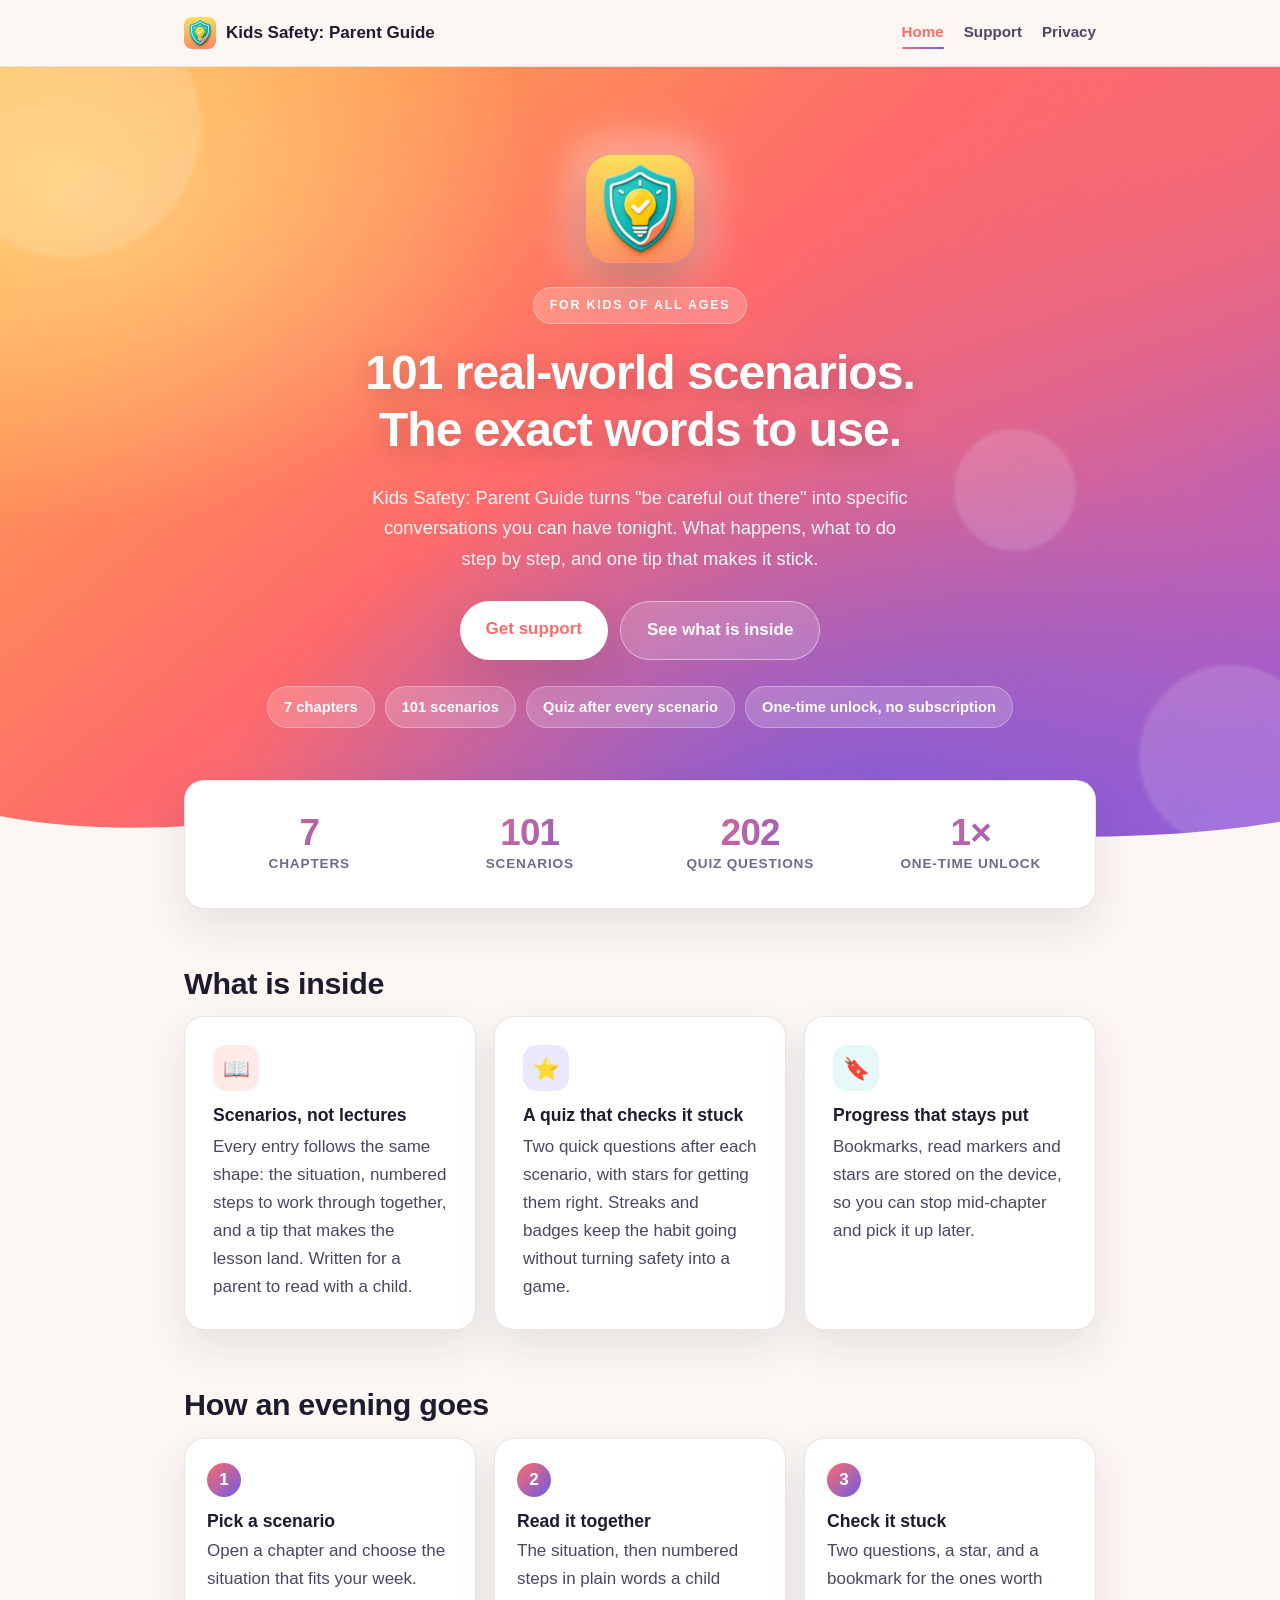
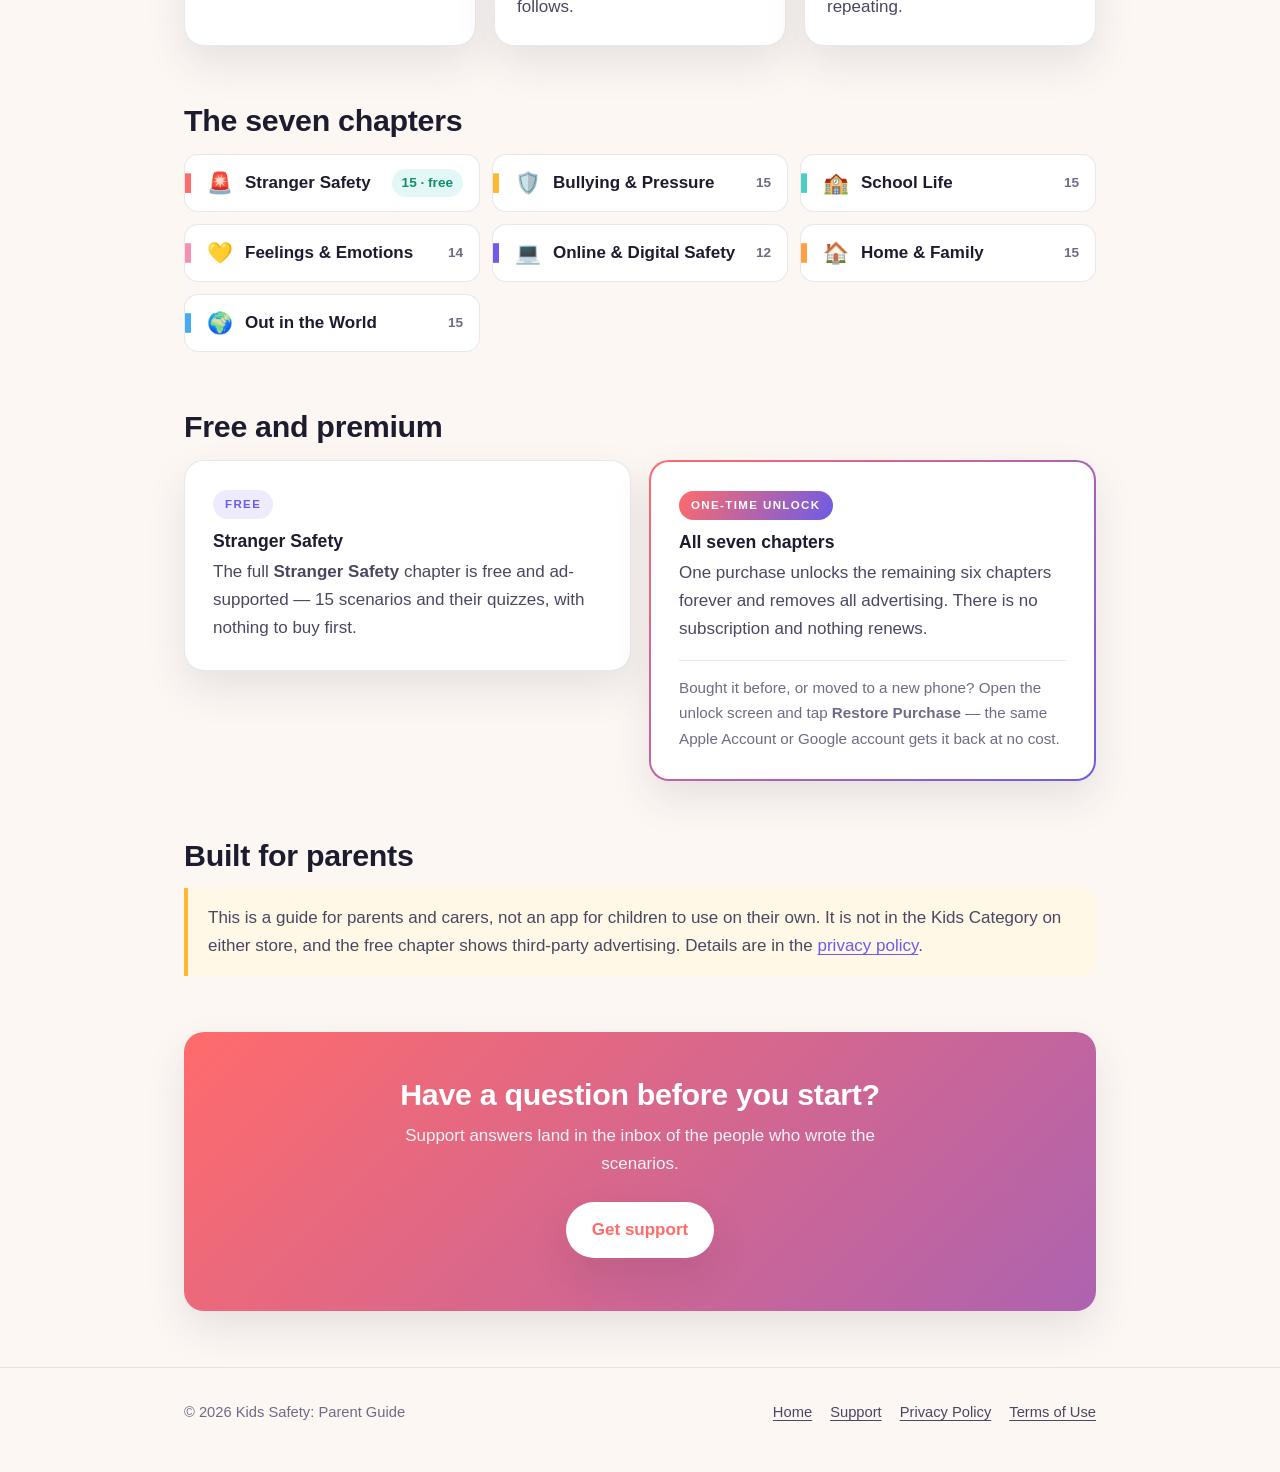
<file: index.html>
<!DOCTYPE html>
<html lang="en">
<head>
<meta charset="utf-8">
<meta name="viewport" content="width=device-width, initial-scale=1">
<title>Kids Safety: Parent Guide</title>
<meta name="description" content="101 real-world safety scenarios with the exact words to use. A guide for parents and carers, on iPhone and Android.">
<link rel="icon" href="assets/icon-512.png">
<link rel="apple-touch-icon" href="assets/icon-512.png">
<link rel="stylesheet" href="styles.css">
<meta property="og:title" content="Kids Safety: Parent Guide">
<meta property="og:description" content="101 real-world safety scenarios with the exact words to use.">
<meta property="og:image" content="assets/icon-512.png">
<meta property="og:type" content="website">
<script>document.documentElement.classList.add("js");</script>
</head>
<body>

<a class="skip-link" href="#main">Skip to content</a>

<header class="site-header">
    <div class="wrap">
        <a class="brand" href="index.html">
            <img src="assets/icon-512.png" alt="">
            Kids Safety: Parent Guide
        </a>
        <nav class="site-nav">
            <a href="index.html" aria-current="page">Home</a>
            <a href="support.html">Support</a>
            <a href="privacy.html">Privacy</a>
        </nav>
    </div>
</header>

<div class="hero">
    <div class="hero-aurora" aria-hidden="true"></div>
    <div class="hero-blobs" aria-hidden="true">
        <span class="blob blob-1"></span>
        <span class="blob blob-2"></span>
        <span class="blob blob-3"></span>
    </div>
    <div class="hero-sparks" aria-hidden="true">
        <span style="--x: 8%;  --d: 0s;    --s: 1.1rem">🚨</span>
        <span style="--x: 22%; --d: -6s;   --s: 0.9rem">🛡️</span>
        <span style="--x: 38%; --d: -11s;  --s: 1rem">🏫</span>
        <span style="--x: 57%; --d: -3.5s; --s: 1.2rem">💛</span>
        <span style="--x: 72%; --d: -8s;   --s: 0.95rem">💻</span>
        <span style="--x: 88%; --d: -13s;  --s: 1.05rem">🌍</span>
    </div>

    <div class="wrap hero-inner">
        <div class="hero-icon-wrap reveal" data-delay="0">
            <span class="hero-icon-glow" aria-hidden="true"></span>
            <img class="hero-icon" src="assets/icon-512.png" alt="Kids Safety: Parent Guide app icon">
        </div>
        <div class="eyebrow reveal" data-delay="1">For Kids of All Ages</div>
        <h1 class="reveal" data-delay="2">101 real-world scenarios.<br>The exact words to use.</h1>
        <p class="reveal" data-delay="3">
            Kids Safety: Parent Guide turns "be careful out there" into specific
            conversations you can have tonight. What happens, what to do step by
            step, and one tip that makes it stick.
        </p>
        <div class="hero-actions reveal" data-delay="4">
            <a class="btn light" href="support.html">Get support</a>
            <a class="btn ghost" href="#inside">See what is inside</a>
        </div>
        <div class="badges reveal" data-delay="5">
            <span class="badge">7 chapters</span>
            <span class="badge">101 scenarios</span>
            <span class="badge">Quiz after every scenario</span>
            <span class="badge">One-time unlock, no subscription</span>
        </div>
    </div>

    <svg class="hero-wave" viewBox="0 0 1440 120" preserveAspectRatio="none" aria-hidden="true" focusable="false">
        <path d="M0,64 C240,120 480,8 720,40 C960,72 1200,120 1440,72 L1440,120 L0,120 Z"></path>
    </svg>
</div>

<main class="wrap" id="main">

    <section class="stats reveal">
        <div class="stat">
            <span class="stat-num" data-count="7">7</span>
            <span class="stat-label">chapters</span>
        </div>
        <div class="stat">
            <span class="stat-num" data-count="101">101</span>
            <span class="stat-label">scenarios</span>
        </div>
        <div class="stat">
            <span class="stat-num" data-count="202">202</span>
            <span class="stat-label">quiz questions</span>
        </div>
        <div class="stat">
            <span class="stat-num" data-count="1" data-suffix="&times;">1</span>
            <span class="stat-label">one-time unlock</span>
        </div>
    </section>

    <section id="inside">
        <h2 class="reveal">What is inside</h2>
        <div class="grid">
            <div class="card tilt reveal" data-delay="1" style="--accent: #ff6b6b">
                <span class="card-icon" aria-hidden="true">📖</span>
                <h3>Scenarios, not lectures</h3>
                <p>
                    Every entry follows the same shape: the situation, numbered
                    steps to work through together, and a tip that makes the
                    lesson land. Written for a parent to read with a child.
                </p>
            </div>
            <div class="card tilt reveal" data-delay="2" style="--accent: #6c5ce7">
                <span class="card-icon" aria-hidden="true">⭐️</span>
                <h3>A quiz that checks it stuck</h3>
                <p>
                    Two quick questions after each scenario, with stars for
                    getting them right. Streaks and badges keep the habit going
                    without turning safety into a game.
                </p>
            </div>
            <div class="card tilt reveal" data-delay="3" style="--accent: #4ecdc4">
                <span class="card-icon" aria-hidden="true">🔖</span>
                <h3>Progress that stays put</h3>
                <p>
                    Bookmarks, read markers and stars are stored on the device,
                    so you can stop mid-chapter and pick it up later.
                </p>
            </div>
        </div>
    </section>

    <section>
        <h2 class="reveal">How an evening goes</h2>
        <ol class="steps">
            <li class="reveal" data-delay="1">
                <span class="step-num">1</span>
                <h3>Pick a scenario</h3>
                <p>Open a chapter and choose the situation that fits your week.</p>
            </li>
            <li class="reveal" data-delay="2">
                <span class="step-num">2</span>
                <h3>Read it together</h3>
                <p>The situation, then numbered steps in plain words a child follows.</p>
            </li>
            <li class="reveal" data-delay="3">
                <span class="step-num">3</span>
                <h3>Check it stuck</h3>
                <p>Two questions, a star, and a bookmark for the ones worth repeating.</p>
            </li>
        </ol>
    </section>

    <section>
        <h2 class="reveal">The seven chapters</h2>
        <ul class="chapter-list">
            <li class="reveal" data-delay="1" style="--accent: #ff6b6b"><span class="emoji">🚨</span> Stranger Safety <span class="count free">15 · free</span></li>
            <li class="reveal" data-delay="2" style="--accent: #ffb830"><span class="emoji">🛡️</span> Bullying &amp; Pressure <span class="count">15</span></li>
            <li class="reveal" data-delay="3" style="--accent: #4ecdc4"><span class="emoji">🏫</span> School Life <span class="count">15</span></li>
            <li class="reveal" data-delay="4" style="--accent: #f78fb3"><span class="emoji">💛</span> Feelings &amp; Emotions <span class="count">14</span></li>
            <li class="reveal" data-delay="5" style="--accent: #6c5ce7"><span class="emoji">💻</span> Online &amp; Digital Safety <span class="count">12</span></li>
            <li class="reveal" data-delay="6" style="--accent: #ff9f43"><span class="emoji">🏠</span> Home &amp; Family <span class="count">15</span></li>
            <li class="reveal" data-delay="7" style="--accent: #45aaf2"><span class="emoji">🌍</span> Out in the World <span class="count">15</span></li>
        </ul>
    </section>

    <section>
        <h2 class="reveal">Free and premium</h2>
        <div class="plans">
            <div class="card plan reveal" data-delay="1">
                <span class="plan-tag">Free</span>
                <h3>Stranger Safety</h3>
                <p>
                    The full <strong>Stranger Safety</strong> chapter is free and
                    ad-supported — 15 scenarios and their quizzes, with nothing
                    to buy first.
                </p>
            </div>
            <div class="card plan featured reveal" data-delay="2">
                <span class="plan-tag">One-time unlock</span>
                <h3>All seven chapters</h3>
                <p>
                    One purchase unlocks the remaining six chapters forever and
                    removes all advertising. There is no subscription and
                    nothing renews.
                </p>
                <p class="plan-note">
                    Bought it before, or moved to a new phone? Open the unlock
                    screen and tap <strong>Restore Purchase</strong> — the same
                    Apple Account or Google account gets it back at no cost.
                </p>
            </div>
        </div>
    </section>

    <section>
        <h2 class="reveal">Built for parents</h2>
        <div class="note reveal">
            <p>
                This is a guide for parents and carers, not an app for children
                to use on their own. It is not in the Kids Category on either
                store, and the free chapter shows third-party advertising.
                Details are in the <a href="privacy.html">privacy policy</a>.
            </p>
        </div>
    </section>

    <section class="cta-band reveal">
        <h2>Have a question before you start?</h2>
        <p>Support answers land in the inbox of the people who wrote the scenarios.</p>
        <a class="btn light" href="support.html">Get support</a>
    </section>

</main>

<footer class="site-footer">
    <div class="wrap">
        <span>© 2026 Kids Safety: Parent Guide</span>
        <nav>
            <a href="index.html">Home</a>
            <a href="support.html">Support</a>
            <a href="privacy.html">Privacy Policy</a>
            <a href="terms.html">Terms of Use</a>
        </nav>
    </div>
</footer>

<script>
(function () {
    var reduced = window.matchMedia("(prefers-reduced-motion: reduce)").matches;

    /* Reveal on scroll. A geometry check rather than an IntersectionObserver,
       so a fast flick past a section cannot leave it invisible. With reduced
       motion everything is simply shown. */
    var pending = [].slice.call(document.querySelectorAll(".reveal"));
    var header = document.querySelector(".site-header");

    if (reduced) {
        pending.forEach(function (el) { el.classList.add("is-visible"); });
        pending = [];
    }

    var revealVisible = function () {
        var limit = window.innerHeight * 0.92;
        pending = pending.filter(function (el) {
            if (el.getBoundingClientRect().top >= limit) return true;
            el.classList.add("is-visible");
            return false;
        });
    };

    /* One rAF-throttled handler drives both the reveals and the header state. */
    var queued = false;
    var onScroll = function () {
        if (queued) return;
        queued = true;
        requestAnimationFrame(function () {
            queued = false;
            header.classList.toggle("is-scrolled", window.scrollY > 8);
            if (pending.length) revealVisible();
        });
    };

    header.classList.toggle("is-scrolled", window.scrollY > 8);
    revealVisible();
    window.addEventListener("scroll", onScroll, { passive: true });
    window.addEventListener("resize", onScroll, { passive: true });
    window.addEventListener("load", onScroll);

    /* Numbers count up the first time the stats strip is seen. */
    var counted = false;
    var runCount = function () {
        if (counted) return;
        counted = true;
        document.querySelectorAll(".stat-num").forEach(function (el) {
            var target = parseInt(el.getAttribute("data-count"), 10) || 0;
            var suffix = el.getAttribute("data-suffix") || "";
            if (reduced) {
                el.innerHTML = target + suffix;
                return;
            }
            var start = performance.now();
            var duration = 900 + Math.min(target, 200) * 3;
            var tick = function (now) {
                var t = Math.min((now - start) / duration, 1);
                var eased = 1 - Math.pow(1 - t, 3);
                el.innerHTML = Math.round(target * eased) + suffix;
                if (t < 1) requestAnimationFrame(tick);
            };
            requestAnimationFrame(tick);
        });
    };
    var stats = document.querySelector(".stats");
    if (stats && "IntersectionObserver" in window) {
        var so = new IntersectionObserver(function (entries) {
            if (entries.some(function (e) { return e.isIntersecting; })) {
                runCount();
                so.disconnect();
            }
        }, { threshold: 0.4 });
        so.observe(stats);
    } else {
        runCount();
    }
})();
</script>

</body>
</html>
</file>
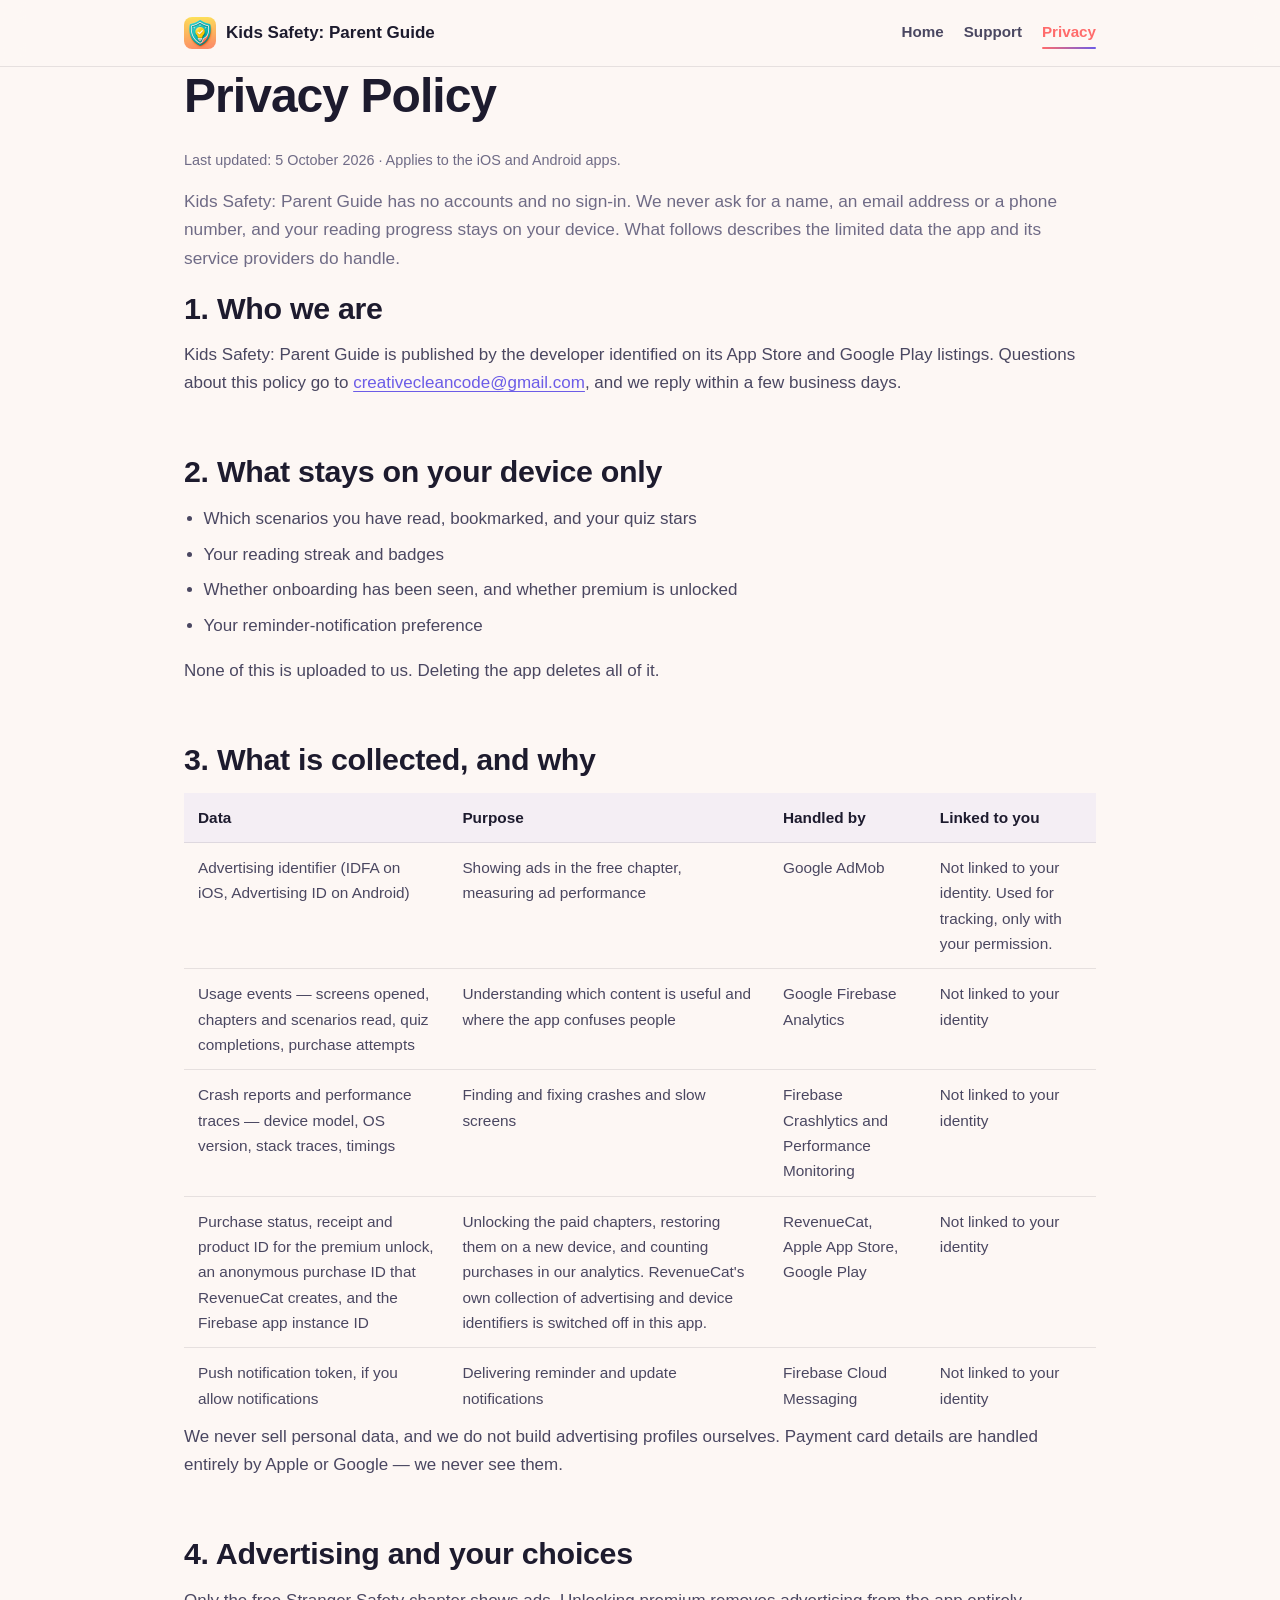
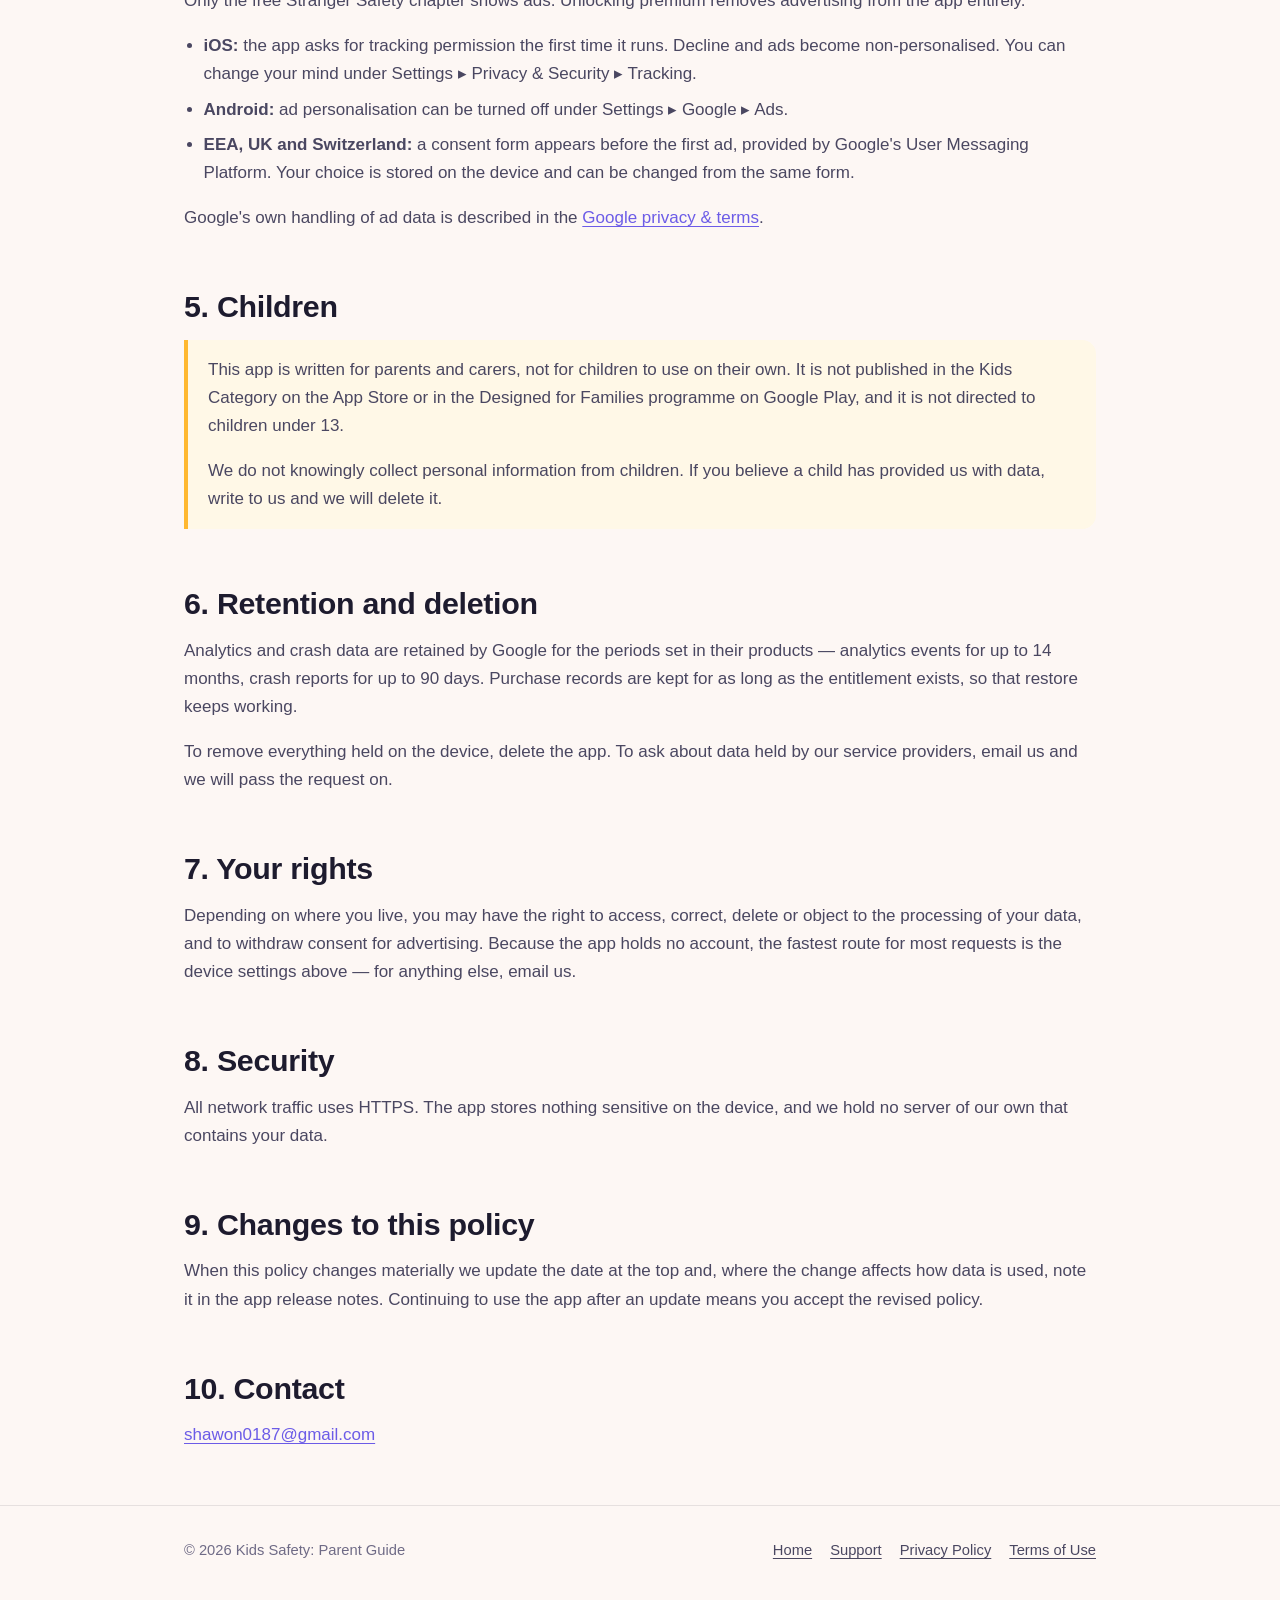
<file: privacy.html>
<!DOCTYPE html>
<html lang="en">
<head>
<meta charset="utf-8">
<meta name="viewport" content="width=device-width, initial-scale=1">
<title>Privacy Policy — Kids Safety: Parent Guide</title>
<meta name="description" content="What Kids Safety: Parent Guide collects, why, and how to control it.">
<link rel="icon" href="assets/icon-512.png">
<link rel="stylesheet" href="styles.css">
</head>
<body>

<header class="site-header">
    <div class="wrap">
        <a class="brand" href="index.html">
            <img src="assets/icon-512.png" alt="">
            Kids Safety: Parent Guide
        </a>
        <nav class="site-nav">
            <a href="index.html">Home</a>
            <a href="support.html">Support</a>
            <a href="privacy.html" aria-current="page">Privacy</a>
        </nav>
    </div>
</header>

<main class="wrap">

    <h1>Privacy Policy</h1>
    <p class="updated">Last updated: 5 October 2026 · Applies to the iOS and Android apps.</p>

    <p class="lede">
        Kids Safety: Parent Guide has no accounts and no sign-in. We never ask
        for a name, an email address or a phone number, and your reading
        progress stays on your device. What follows describes the limited data
        the app and its service providers do handle.
    </p>

    <section>
        <h2>1. Who we are</h2>
        <p>
            Kids Safety: Parent Guide is published by the developer identified
            on its App Store and Google Play listings. Questions about this
            policy go to <a href="mailto:creativecleancode@gmail.com">creativecleancode@gmail.com</a>,
            and we reply within a few business days.
        </p>
    </section>

    <section>
        <h2>2. What stays on your device only</h2>
        <ul class="plain">
            <li>Which scenarios you have read, bookmarked, and your quiz stars</li>
            <li>Your reading streak and badges</li>
            <li>Whether onboarding has been seen, and whether premium is unlocked</li>
            <li>Your reminder-notification preference</li>
        </ul>
        <p>
            None of this is uploaded to us. Deleting the app deletes all of it.
        </p>
    </section>

    <section>
        <h2>3. What is collected, and why</h2>
        <div class="table-scroll">
            <table>
                <thead>
                    <tr>
                        <th>Data</th>
                        <th>Purpose</th>
                        <th>Handled by</th>
                        <th>Linked to you</th>
                    </tr>
                </thead>
                <tbody>
                    <tr>
                        <td>Advertising identifier (IDFA on iOS, Advertising ID on Android)</td>
                        <td>Showing ads in the free chapter, measuring ad performance</td>
                        <td>Google AdMob</td>
                        <td>Not linked to your identity. Used for tracking, only with your permission.</td>
                    </tr>
                    <tr>
                        <td>Usage events — screens opened, chapters and scenarios read, quiz completions, purchase attempts</td>
                        <td>Understanding which content is useful and where the app confuses people</td>
                        <td>Google Firebase Analytics</td>
                        <td>Not linked to your identity</td>
                    </tr>
                    <tr>
                        <td>Crash reports and performance traces — device model, OS version, stack traces, timings</td>
                        <td>Finding and fixing crashes and slow screens</td>
                        <td>Firebase Crashlytics and Performance Monitoring</td>
                        <td>Not linked to your identity</td>
                    </tr>
                    <tr>
                        <td>Purchase status, receipt and product ID for the premium unlock, an anonymous purchase ID that RevenueCat creates, and the Firebase app instance ID</td>
                        <td>Unlocking the paid chapters, restoring them on a new device, and counting purchases in our analytics. RevenueCat's own collection of advertising and device identifiers is switched off in this app.</td>
                        <td>RevenueCat, Apple App Store, Google Play</td>
                        <td>Not linked to your identity</td>
                    </tr>
                    <tr>
                        <td>Push notification token, if you allow notifications</td>
                        <td>Delivering reminder and update notifications</td>
                        <td>Firebase Cloud Messaging</td>
                        <td>Not linked to your identity</td>
                    </tr>
                </tbody>
            </table>
        </div>
        <p>
            We never sell personal data, and we do not build advertising
            profiles ourselves. Payment card details are handled entirely by
            Apple or Google — we never see them.
        </p>
    </section>

    <section>
        <h2>4. Advertising and your choices</h2>
        <p>
            Only the free Stranger Safety chapter shows ads. Unlocking premium
            removes advertising from the app entirely.
        </p>
        <ul class="plain">
            <li>
                <strong>iOS:</strong> the app asks for tracking permission the
                first time it runs. Decline and ads become non-personalised.
                You can change your mind under
                Settings ▸ Privacy &amp; Security ▸ Tracking.
            </li>
            <li>
                <strong>Android:</strong> ad personalisation can be turned off
                under Settings ▸ Google ▸ Ads.
            </li>
            <li>
                <strong>EEA, UK and Switzerland:</strong> a consent form appears
                before the first ad, provided by Google's User Messaging
                Platform. Your choice is stored on the device and can be changed
                from the same form.
            </li>
        </ul>
        <p>
            Google's own handling of ad data is described in the
            <a href="https://policies.google.com/technologies/partner-sites" rel="noopener">Google privacy &amp; terms</a>.
        </p>
    </section>

    <section>
        <h2>5. Children</h2>
        <div class="note">
            <p>
                This app is written for parents and carers, not for children to
                use on their own. It is not published in the Kids Category on
                the App Store or in the Designed for Families programme on
                Google Play, and it is not directed to children under 13.
            </p>
            <p>
                We do not knowingly collect personal information from children.
                If you believe a child has provided us with data, write to us
                and we will delete it.
            </p>
        </div>
    </section>

    <section>
        <h2>6. Retention and deletion</h2>
        <p>
            Analytics and crash data are retained by Google for the periods set
            in their products — analytics events for up to 14 months, crash
            reports for up to 90 days. Purchase records are kept for as long as
            the entitlement exists, so that restore keeps working.
        </p>
        <p>
            To remove everything held on the device, delete the app. To ask
            about data held by our service providers, email us and we will pass
            the request on.
        </p>
    </section>

    <section>
        <h2>7. Your rights</h2>
        <p>
            Depending on where you live, you may have the right to access,
            correct, delete or object to the processing of your data, and to
            withdraw consent for advertising. Because the app holds no account,
            the fastest route for most requests is the device settings above —
            for anything else, email us.
        </p>
    </section>

    <section>
        <h2>8. Security</h2>
        <p>
            All network traffic uses HTTPS. The app stores nothing sensitive on
            the device, and we hold no server of our own that contains your
            data.
        </p>
    </section>

    <section>
        <h2>9. Changes to this policy</h2>
        <p>
            When this policy changes materially we update the date at the top
            and, where the change affects how data is used, note it in the app
            release notes. Continuing to use the app after an update means you
            accept the revised policy.
        </p>
    </section>

    <section>
        <h2>10. Contact</h2>
        <p>
            <a href="mailto:shawon0187@gmail.com">shawon0187@gmail.com</a>
        </p>
    </section>

</main>

<footer class="site-footer">
    <div class="wrap">
        <span>© 2026 Kids Safety: Parent Guide</span>
        <nav>
            <a href="index.html">Home</a>
            <a href="support.html">Support</a>
            <a href="privacy.html">Privacy Policy</a>
            <a href="terms.html">Terms of Use</a>
        </nav>
    </div>
</footer>

</body>
</html>
</file>
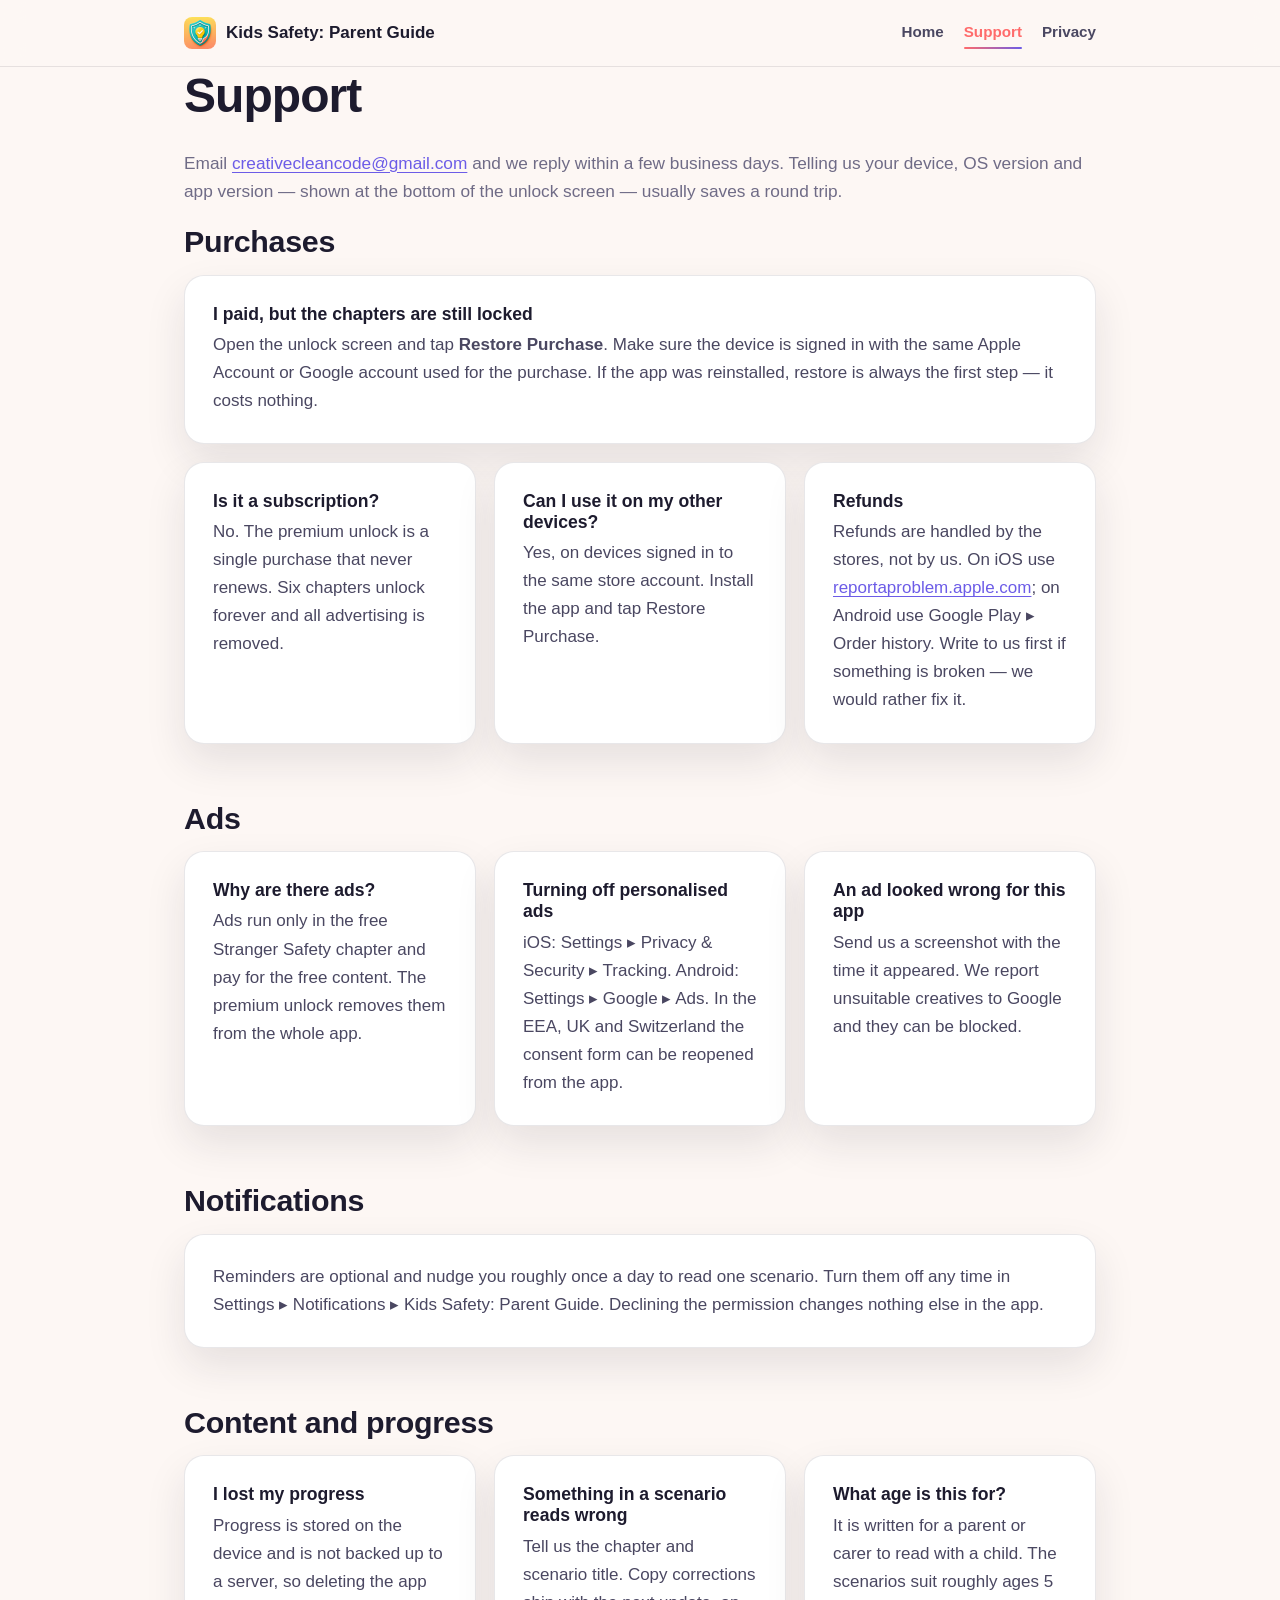
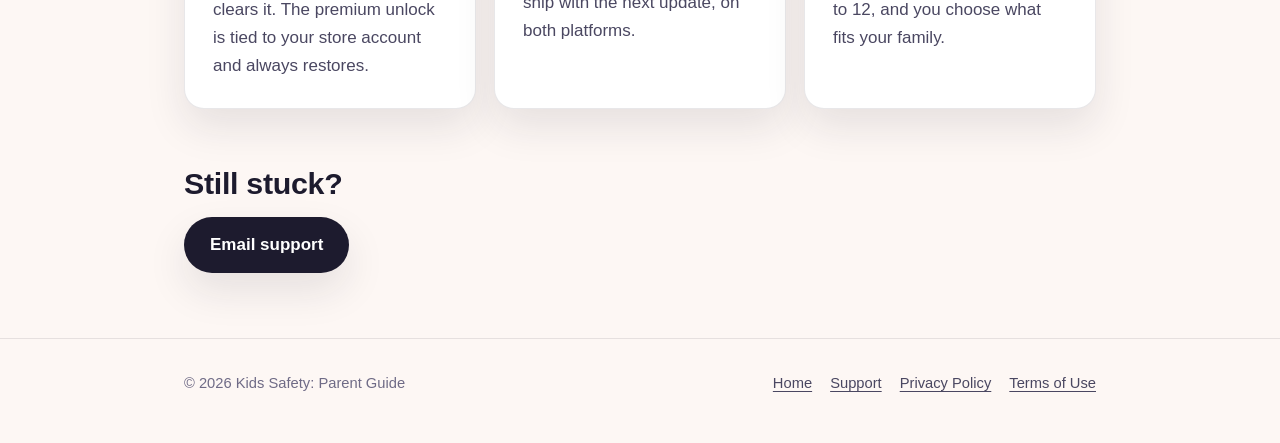
<file: support.html>
<!DOCTYPE html>
<html lang="en">
<head>
<meta charset="utf-8">
<meta name="viewport" content="width=device-width, initial-scale=1">
<title>Support — Kids Safety: Parent Guide</title>
<meta name="description" content="Help with purchases, restoring premium, notifications and ads in Kids Safety: Parent Guide.">
<link rel="icon" href="assets/icon-512.png">
<link rel="stylesheet" href="styles.css">
</head>
<body>

<header class="site-header">
    <div class="wrap">
        <a class="brand" href="index.html">
            <img src="assets/icon-512.png" alt="">
            Kids Safety: Parent Guide
        </a>
        <nav class="site-nav">
            <a href="index.html">Home</a>
            <a href="support.html" aria-current="page">Support</a>
            <a href="privacy.html">Privacy</a>
        </nav>
    </div>
</header>

<main class="wrap">

    <h1>Support</h1>
    <p class="lede">
        Email <a href="mailto:creativecleancode@gmail.com">creativecleancode@gmail.com</a>
        and we reply within a few business days. Telling us your device, OS
        version and app version — shown at the bottom of the unlock screen —
        usually saves a round trip.
    </p>

    <section>
        <h2>Purchases</h2>

        <div class="card">
            <h3>I paid, but the chapters are still locked</h3>
            <p>
                Open the unlock screen and tap <strong>Restore Purchase</strong>.
                Make sure the device is signed in with the same Apple Account or
                Google account used for the purchase. If the app was reinstalled,
                restore is always the first step — it costs nothing.
            </p>
        </div>

        <div class="grid" style="margin-top:18px">
            <div class="card">
                <h3>Is it a subscription?</h3>
                <p>
                    No. The premium unlock is a single purchase that never
                    renews. Six chapters unlock forever and all advertising is
                    removed.
                </p>
            </div>
            <div class="card">
                <h3>Can I use it on my other devices?</h3>
                <p>
                    Yes, on devices signed in to the same store account. Install
                    the app and tap Restore Purchase.
                </p>
            </div>
            <div class="card">
                <h3>Refunds</h3>
                <p>
                    Refunds are handled by the stores, not by us. On iOS use
                    <a href="https://reportaproblem.apple.com" rel="noopener">reportaproblem.apple.com</a>;
                    on Android use Google Play ▸ Order history. Write to us
                    first if something is broken — we would rather fix it.
                </p>
            </div>
        </div>
    </section>

    <section>
        <h2>Ads</h2>
        <div class="grid">
            <div class="card">
                <h3>Why are there ads?</h3>
                <p>
                    Ads run only in the free Stranger Safety chapter and pay for
                    the free content. The premium unlock removes them from the
                    whole app.
                </p>
            </div>
            <div class="card">
                <h3>Turning off personalised ads</h3>
                <p>
                    iOS: Settings ▸ Privacy &amp; Security ▸ Tracking. Android:
                    Settings ▸ Google ▸ Ads. In the EEA, UK and Switzerland the
                    consent form can be reopened from the app.
                </p>
            </div>
            <div class="card">
                <h3>An ad looked wrong for this app</h3>
                <p>
                    Send us a screenshot with the time it appeared. We report
                    unsuitable creatives to Google and they can be blocked.
                </p>
            </div>
        </div>
    </section>

    <section>
        <h2>Notifications</h2>
        <div class="card">
            <p>
                Reminders are optional and nudge you roughly once a day to read
                one scenario. Turn them off any time in
                Settings ▸ Notifications ▸ Kids Safety: Parent Guide. Declining
                the permission changes nothing else in the app.
            </p>
        </div>
    </section>

    <section>
        <h2>Content and progress</h2>
        <div class="grid">
            <div class="card">
                <h3>I lost my progress</h3>
                <p>
                    Progress is stored on the device and is not backed up to a
                    server, so deleting the app clears it. The premium unlock is
                    tied to your store account and always restores.
                </p>
            </div>
            <div class="card">
                <h3>Something in a scenario reads wrong</h3>
                <p>
                    Tell us the chapter and scenario title. Copy corrections
                    ship with the next update, on both platforms.
                </p>
            </div>
            <div class="card">
                <h3>What age is this for?</h3>
                <p>
                    It is written for a parent or carer to read with a child.
                    The scenarios suit roughly ages 5 to 12, and you choose what
                    fits your family.
                </p>
            </div>
        </div>
    </section>

    <section>
        <h2>Still stuck?</h2>
        <p>
            <a class="btn" href="mailto:shawon0187@gmail.com?subject=Kids%20Safety%3A%20Parent%20Guide%20support">Email support</a>
        </p>
    </section>

</main>

<footer class="site-footer">
    <div class="wrap">
        <span>© 2026 Kids Safety: Parent Guide</span>
        <nav>
            <a href="index.html">Home</a>
            <a href="support.html">Support</a>
            <a href="privacy.html">Privacy Policy</a>
            <a href="terms.html">Terms of Use</a>
        </nav>
    </div>
</footer>

</body>
</html>
</file>
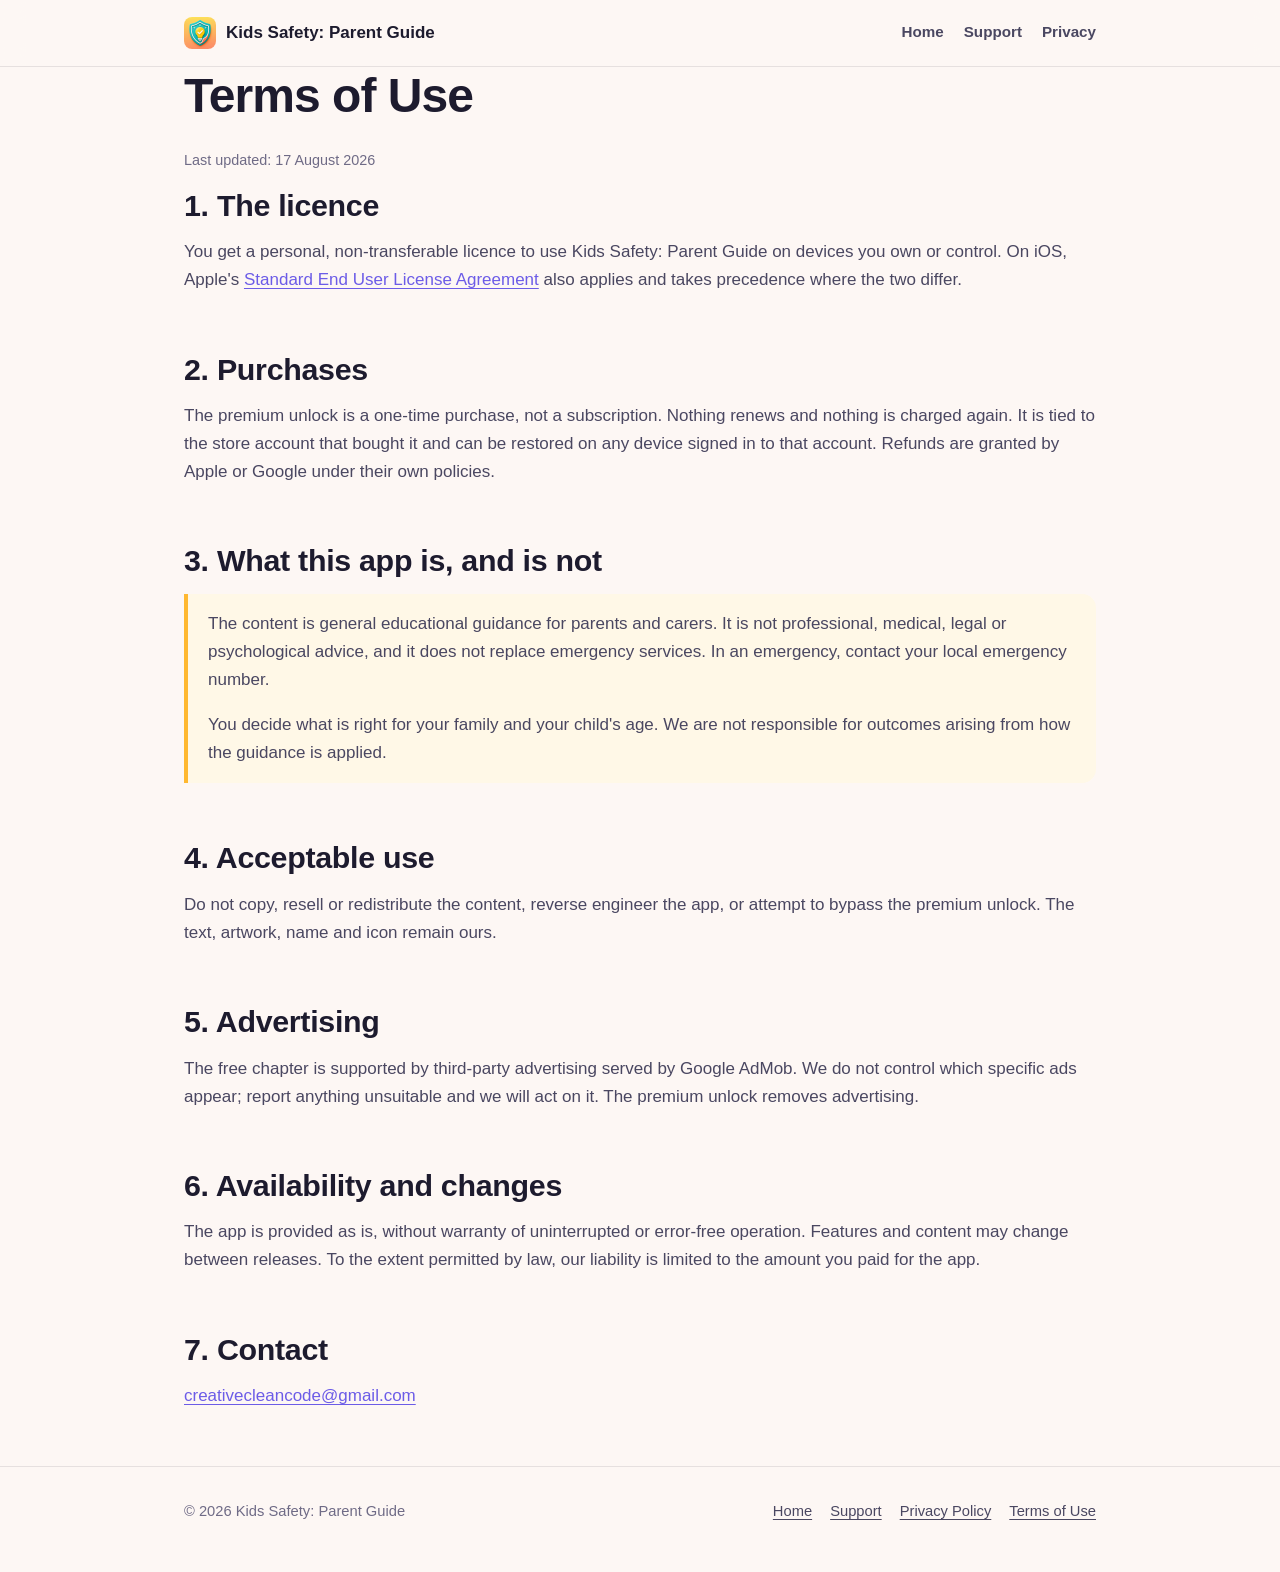
<file: terms.html>
<!DOCTYPE html>
<html lang="en">
<head>
<meta charset="utf-8">
<meta name="viewport" content="width=device-width, initial-scale=1">
<title>Terms of Use — Kids Safety: Parent Guide</title>
<meta name="description" content="Terms of use for the Kids Safety: Parent Guide apps.">
<link rel="icon" href="assets/icon-512.png">
<link rel="stylesheet" href="styles.css">
</head>
<body>

<header class="site-header">
    <div class="wrap">
        <a class="brand" href="index.html">
            <img src="assets/icon-512.png" alt="">
            Kids Safety: Parent Guide
        </a>
        <nav class="site-nav">
            <a href="index.html">Home</a>
            <a href="support.html">Support</a>
            <a href="privacy.html">Privacy</a>
        </nav>
    </div>
</header>

<main class="wrap">

    <h1>Terms of Use</h1>
    <p class="updated">Last updated: 17 August 2026</p>

    <section>
        <h2>1. The licence</h2>
        <p>
            You get a personal, non-transferable licence to use Kids Safety:
            Parent Guide on devices you own or control. On iOS, Apple's
            <a href="https://www.apple.com/legal/internet-services/itunes/dev/stdeula/" rel="noopener">Standard End User License Agreement</a>
            also applies and takes precedence where the two differ.
        </p>
    </section>

    <section>
        <h2>2. Purchases</h2>
        <p>
            The premium unlock is a one-time purchase, not a subscription.
            Nothing renews and nothing is charged again. It is tied to the
            store account that bought it and can be restored on any device
            signed in to that account. Refunds are granted by Apple or Google
            under their own policies.
        </p>
    </section>

    <section>
        <h2>3. What this app is, and is not</h2>
        <div class="note">
            <p>
                The content is general educational guidance for parents and
                carers. It is not professional, medical, legal or psychological
                advice, and it does not replace emergency services. In an
                emergency, contact your local emergency number.
            </p>
            <p>
                You decide what is right for your family and your child's age.
                We are not responsible for outcomes arising from how the
                guidance is applied.
            </p>
        </div>
    </section>

    <section>
        <h2>4. Acceptable use</h2>
        <p>
            Do not copy, resell or redistribute the content, reverse engineer
            the app, or attempt to bypass the premium unlock. The text,
            artwork, name and icon remain ours.
        </p>
    </section>

    <section>
        <h2>5. Advertising</h2>
        <p>
            The free chapter is supported by third-party advertising served by
            Google AdMob. We do not control which specific ads appear; report
            anything unsuitable and we will act on it. The premium unlock
            removes advertising.
        </p>
    </section>

    <section>
        <h2>6. Availability and changes</h2>
        <p>
            The app is provided as is, without warranty of uninterrupted or
            error-free operation. Features and content may change between
            releases. To the extent permitted by law, our liability is limited
            to the amount you paid for the app.
        </p>
    </section>

    <section>
        <h2>7. Contact</h2>
        <p>
            <a href="mailto:creativecleancode@gmail.com">creativecleancode@gmail.com</a>
        </p>
    </section>

</main>

<footer class="site-footer">
    <div class="wrap">
        <span>© 2026 Kids Safety: Parent Guide</span>
        <nav>
            <a href="index.html">Home</a>
            <a href="support.html">Support</a>
            <a href="privacy.html">Privacy Policy</a>
            <a href="terms.html">Terms of Use</a>
        </nav>
    </div>
</footer>

</body>
</html>
</file>
<file: styles.css>
/* Shared styles for the Kids Safety: Parent Guide site.
   Palette is taken from the app itself: the cover gradient runs coral to
   violet, and chapter accents reuse the in-app chapter colours. */

:root {
    --coral: #ff6b6b;
    --violet: #6c5ce7;
    --amber: #ffb830;
    --teal: #4ecdc4;
    --ink: #1d1b2e;
    --body: #4a4761;
    --muted: #6f6b86;
    --surface: #ffffff;
    --page: #fdf7f4;
    --pink: #f78fb3;
    --line: rgba(29, 27, 46, 0.1);
    --radius: 20px;
    --shadow: 0 18px 40px rgba(29, 27, 46, 0.1);
    --shadow-lift: 0 26px 60px rgba(29, 27, 46, 0.16);
    --max: 960px;
    --ease: cubic-bezier(0.22, 1, 0.36, 1);
}

* {
    box-sizing: border-box;
}

html {
    scroll-behavior: smooth;
}

body {
    margin: 0;
    background: var(--page);
    color: var(--body);
    font-family: -apple-system, BlinkMacSystemFont, "Segoe UI", Roboto, "Helvetica Neue", Arial, sans-serif;
    font-size: 17px;
    line-height: 1.65;
    -webkit-font-smoothing: antialiased;
}

h1, h2, h3 {
    color: var(--ink);
    line-height: 1.2;
    margin: 0 0 0.5em;
}

h1 { font-size: clamp(2rem, 5vw, 3rem); letter-spacing: -0.02em; }
h2 { font-size: clamp(1.4rem, 3vw, 1.9rem); letter-spacing: -0.01em; }
h3 { font-size: 1.1rem; }

p { margin: 0 0 1em; }

a {
    color: var(--violet);
    text-decoration-thickness: 1px;
    text-underline-offset: 3px;
}

a:hover { color: var(--coral); }

.wrap {
    max-width: var(--max);
    margin: 0 auto;
    padding: 0 24px;
}

/* Header ------------------------------------------------------------------ */

.skip-link {
    position: absolute;
    left: -9999px;
    top: 0;
    z-index: 100;
    background: var(--ink);
    color: #fff;
    padding: 12px 20px;
    border-radius: 0 0 12px 0;
    text-decoration: none;
    font-weight: 700;
}

.skip-link:focus {
    left: 0;
    color: #fff;
}

.site-header {
    position: sticky;
    top: 0;
    z-index: 10;
    background: rgba(253, 247, 244, 0.88);
    backdrop-filter: saturate(180%) blur(12px);
    border-bottom: 1px solid var(--line);
    transition: box-shadow 0.35s var(--ease), background 0.35s var(--ease);
}

.site-header.is-scrolled {
    background: rgba(253, 247, 244, 0.94);
    box-shadow: 0 10px 30px rgba(29, 27, 46, 0.08);
}

.site-header .wrap {
    display: flex;
    align-items: center;
    gap: 16px;
    min-height: 66px;
    flex-wrap: wrap;
}

.brand {
    display: flex;
    align-items: center;
    gap: 10px;
    font-weight: 700;
    color: var(--ink);
    text-decoration: none;
}

.brand img {
    width: 32px;
    height: 32px;
    border-radius: 8px;
    transition: transform 0.4s var(--ease);
}

.brand:hover img { transform: rotate(-6deg) scale(1.08); }

.site-nav {
    margin-left: auto;
    display: flex;
    gap: 20px;
    font-size: 0.95rem;
    font-weight: 600;
}

.site-nav a {
    color: var(--body);
    text-decoration: none;
}

.site-nav a {
    position: relative;
    padding-bottom: 2px;
}

.site-nav a::after {
    content: "";
    position: absolute;
    left: 0;
    right: 0;
    bottom: -2px;
    height: 2px;
    border-radius: 2px;
    background: linear-gradient(90deg, var(--coral), var(--violet));
    transform: scaleX(0);
    transform-origin: left;
    transition: transform 0.35s var(--ease);
}

.site-nav a:hover::after,
.site-nav a[aria-current="page"]::after {
    transform: scaleX(1);
}

.site-nav a:hover,
.site-nav a[aria-current="page"] {
    color: var(--coral);
}

/* Hero -------------------------------------------------------------------- */

.hero {
    position: relative;
    isolation: isolate;
    overflow: hidden;
    background: linear-gradient(140deg, #ffb347 0%, var(--coral) 45%, #a05cd6 100%);
    color: #fff;
    padding: 88px 0 128px;
    text-align: center;
}

/* A second gradient drifts across the first one, so the backdrop breathes
   instead of sitting still. */
.hero-aurora {
    position: absolute;
    inset: -30%;
    z-index: -2;
    background:
        radial-gradient(38% 44% at 22% 28%, rgba(255, 214, 130, 0.85), transparent 62%),
        radial-gradient(42% 46% at 78% 22%, rgba(255, 107, 107, 0.75), transparent 64%),
        radial-gradient(46% 52% at 60% 82%, rgba(108, 92, 231, 0.8), transparent 66%);
    filter: blur(10px);
    animation: auroraDrift 24s ease-in-out infinite alternate;
}

.hero-blobs {
    position: absolute;
    inset: 0;
    z-index: -1;
    pointer-events: none;
}

.blob {
    position: absolute;
    border-radius: 50%;
    filter: blur(2px);
    background: rgba(255, 255, 255, 0.14);
    border: 1px solid rgba(255, 255, 255, 0.18);
}

.blob-1 { width: 260px; height: 260px; top: -70px; left: -60px; animation: float 17s ease-in-out infinite; }
.blob-2 { width: 180px; height: 180px; bottom: 10px; right: -40px; animation: float 21s ease-in-out infinite reverse; }
.blob-3 { width: 120px; height: 120px; top: 46%; right: 16%; animation: float 13s ease-in-out infinite; }

/* Chapter emoji rise slowly through the hero, one per chapter theme. */
.hero-sparks {
    position: absolute;
    inset: 0;
    z-index: -1;
    pointer-events: none;
    overflow: hidden;
}

.hero-sparks span {
    position: absolute;
    left: var(--x);
    bottom: -10%;
    font-size: var(--s);
    opacity: 0;
    filter: blur(0.3px) drop-shadow(0 2px 6px rgba(29, 27, 46, 0.2));
    animation: rise 22s linear infinite;
    animation-delay: var(--d);
}

.hero-inner {
    position: relative;
    display: flex;
    flex-direction: column;
    align-items: center;
}

.hero h1 {
    color: #fff;
    text-shadow: 0 6px 24px rgba(29, 27, 46, 0.22);
}

.hero p {
    font-size: 1.15rem;
    max-width: 34rem;
    margin: 0 auto 1.5em;
    color: rgba(255, 255, 255, 0.94);
}

.hero-icon-wrap {
    position: relative;
    display: inline-block;
    margin-bottom: 24px;
    line-height: 0;
}

.hero-icon-glow {
    position: absolute;
    inset: -18px;
    border-radius: 40px;
    background: rgba(255, 255, 255, 0.35);
    filter: blur(18px);
    animation: pulse 4.5s ease-in-out infinite;
}

.hero-icon {
    position: relative;
    width: 108px;
    height: 108px;
    border-radius: 26px;
    box-shadow: 0 20px 40px rgba(0, 0, 0, 0.22);
    animation: bob 6s ease-in-out infinite;
}

.hero-actions {
    display: flex;
    flex-wrap: wrap;
    gap: 12px;
    justify-content: center;
}

/* The wave hands the hero off to the page colour without a hard edge. */
.hero-wave {
    position: absolute;
    left: 0;
    right: 0;
    bottom: -1px;
    width: 100%;
    height: 88px;
    display: block;
}

.hero-wave path { fill: var(--page); }

.eyebrow {
    display: inline-block;
    font-size: 0.78rem;
    font-weight: 800;
    letter-spacing: 0.14em;
    text-transform: uppercase;
    padding: 7px 16px;
    border-radius: 999px;
    background: rgba(255, 255, 255, 0.2);
    border: 1px solid rgba(255, 255, 255, 0.32);
    margin-bottom: 20px;
}

.badges {
    display: flex;
    flex-wrap: wrap;
    gap: 10px;
    justify-content: center;
    margin-top: 26px;
}

.badge {
    background: rgba(255, 255, 255, 0.18);
    border: 1px solid rgba(255, 255, 255, 0.3);
    border-radius: 999px;
    padding: 8px 16px;
    font-size: 0.92rem;
    font-weight: 600;
    transition: transform 0.3s var(--ease), background 0.3s var(--ease);
}

.badge:hover {
    transform: translateY(-2px);
    background: rgba(255, 255, 255, 0.28);
}

/* Sections ---------------------------------------------------------------- */

main { padding: 56px 0 24px; }

section { margin-bottom: 56px; }

.lede {
    font-size: 1.08rem;
    color: var(--muted);
}

.card {
    background: var(--surface);
    border: 1px solid var(--line);
    border-radius: var(--radius);
    box-shadow: var(--shadow);
    padding: 28px;
}

.grid {
    display: grid;
    gap: 18px;
    grid-template-columns: repeat(auto-fit, minmax(240px, 1fr));
}

.grid .card { margin: 0; }

.card h3 { margin-bottom: 0.35em; }

.card p:last-child { margin-bottom: 0; }

.chapter-list {
    display: grid;
    gap: 12px;
    grid-template-columns: repeat(auto-fit, minmax(220px, 1fr));
    padding: 0;
    margin: 0;
    list-style: none;
}

.chapter-list li {
    position: relative;
    overflow: hidden;
    background: var(--surface);
    border: 1px solid var(--line);
    border-radius: 14px;
    padding: 14px 16px 14px 22px;
    display: flex;
    align-items: center;
    gap: 12px;
    font-weight: 600;
    color: var(--ink);
    transition: transform 0.35s var(--ease), box-shadow 0.35s var(--ease), border-color 0.35s var(--ease);
}

/* Each chapter carries its in-app accent colour on the leading edge. */
.chapter-list li::before {
    content: "";
    position: absolute;
    left: 0;
    top: 0;
    bottom: 0;
    width: 6px;
    background: var(--accent, var(--violet));
    transform: scaleY(0.35);
    transform-origin: center;
    transition: transform 0.35s var(--ease);
}

.chapter-list li:hover {
    transform: translateY(-3px);
    border-color: color-mix(in srgb, var(--accent, var(--violet)) 40%, transparent);
    box-shadow: 0 16px 32px rgba(29, 27, 46, 0.12);
}

.chapter-list li:hover::before { transform: scaleY(1); }

.chapter-list li:hover .emoji { transform: scale(1.18) rotate(-8deg); }

.chapter-list .count {
    margin-left: auto;
    font-weight: 600;
    font-size: 0.85rem;
    color: var(--muted);
}

.chapter-list .count.free {
    color: #0f8f6f;
    background: rgba(78, 205, 196, 0.16);
    border-radius: 999px;
    padding: 3px 10px;
}

.emoji {
    font-size: 1.3rem;
    line-height: 1;
    transition: transform 0.35s var(--ease);
}

table {
    width: 100%;
    border-collapse: collapse;
    font-size: 0.96rem;
}

.table-scroll {
    overflow-x: auto;
    -webkit-overflow-scrolling: touch;
}

th, td {
    text-align: left;
    padding: 12px 14px;
    border-bottom: 1px solid var(--line);
    vertical-align: top;
}

th {
    color: var(--ink);
    font-weight: 700;
    background: rgba(108, 92, 231, 0.06);
}

tbody tr:last-child td { border-bottom: 0; }

ul.plain {
    padding-left: 1.15em;
    margin: 0 0 1em;
}

ul.plain li { margin-bottom: 0.45em; }

.note {
    border-left: 4px solid var(--amber);
    background: #fff8e7;
    border-radius: 0 14px 14px 0;
    padding: 16px 20px;
}

.note p:last-child { margin-bottom: 0; }

.updated {
    font-size: 0.9rem;
    color: var(--muted);
}

.btn {
    display: inline-block;
    position: relative;
    overflow: hidden;
    background: var(--ink);
    color: #fff;
    text-decoration: none;
    font-weight: 700;
    padding: 14px 26px;
    border-radius: 999px;
    box-shadow: var(--shadow);
    transition: transform 0.3s var(--ease), box-shadow 0.3s var(--ease), background 0.3s var(--ease), color 0.3s var(--ease);
}

/* A highlight sweeps across the button on hover. */
.btn::after {
    content: "";
    position: absolute;
    top: 0;
    bottom: 0;
    left: -60%;
    width: 45%;
    background: linear-gradient(100deg, transparent, rgba(255, 255, 255, 0.45), transparent);
    transform: skewX(-18deg);
    transition: left 0.6s var(--ease);
}

.btn:hover {
    transform: translateY(-2px);
    box-shadow: var(--shadow-lift);
    background: var(--violet);
    color: #fff;
}

.btn:hover::after { left: 120%; }

.btn:active { transform: translateY(0); }

.btn.light {
    background: #fff;
    color: var(--coral);
}

.btn.light:hover { background: #fff; color: var(--violet); }

.btn.ghost {
    background: rgba(255, 255, 255, 0.16);
    color: #fff;
    border: 1px solid rgba(255, 255, 255, 0.45);
    box-shadow: none;
}

.btn.ghost:hover {
    background: rgba(255, 255, 255, 0.28);
    color: #fff;
}

/* Stats ------------------------------------------------------------------- */

.stats {
    display: grid;
    grid-template-columns: repeat(auto-fit, minmax(150px, 1fr));
    gap: 8px;
    background: var(--surface);
    border: 1px solid var(--line);
    border-radius: var(--radius);
    box-shadow: var(--shadow);
    padding: 26px 18px;
    margin-top: -76px;
    margin-bottom: 56px;
    position: relative;
    z-index: 2;
}

.stat {
    text-align: center;
    padding: 6px 8px;
}

.stat-num {
    display: block;
    font-size: clamp(1.7rem, 4vw, 2.3rem);
    font-weight: 800;
    letter-spacing: -0.02em;
    line-height: 1.1;
    background: linear-gradient(120deg, var(--coral), var(--violet));
    -webkit-background-clip: text;
    background-clip: text;
    color: transparent;
    font-variant-numeric: tabular-nums;
}

.stat-label {
    display: block;
    font-size: 0.85rem;
    font-weight: 600;
    letter-spacing: 0.06em;
    text-transform: uppercase;
    color: var(--muted);
}

/* Feature cards ----------------------------------------------------------- */

.card.tilt {
    position: relative;
    overflow: hidden;
    transition: transform 0.4s var(--ease), box-shadow 0.4s var(--ease);
}

.card.tilt::before {
    content: "";
    position: absolute;
    top: 0;
    left: 0;
    right: 0;
    height: 4px;
    background: linear-gradient(90deg, var(--accent, var(--violet)), transparent);
    transform: scaleX(0);
    transform-origin: left;
    transition: transform 0.45s var(--ease);
}

.card.tilt:hover {
    transform: translateY(-6px);
    box-shadow: var(--shadow-lift);
}

.card.tilt:hover::before { transform: scaleX(1); }

.card-icon {
    display: inline-flex;
    align-items: center;
    justify-content: center;
    width: 46px;
    height: 46px;
    border-radius: 14px;
    font-size: 1.35rem;
    margin-bottom: 14px;
    background: color-mix(in srgb, var(--accent, var(--violet)) 14%, #fff);
    transition: transform 0.4s var(--ease);
}

.card.tilt:hover .card-icon { transform: translateY(-2px) rotate(-6deg); }

/* Steps ------------------------------------------------------------------- */

.steps {
    list-style: none;
    margin: 0;
    padding: 0;
    display: grid;
    gap: 18px;
    grid-template-columns: repeat(auto-fit, minmax(230px, 1fr));
    counter-reset: step;
}

.steps li {
    position: relative;
    background: var(--surface);
    border: 1px solid var(--line);
    border-radius: var(--radius);
    padding: 24px 22px;
    box-shadow: var(--shadow);
}

.steps h3 { margin-bottom: 0.3em; }

.steps p { margin: 0; color: var(--body); }

.step-num {
    display: inline-flex;
    align-items: center;
    justify-content: center;
    width: 34px;
    height: 34px;
    border-radius: 50%;
    background: linear-gradient(135deg, var(--coral), var(--violet));
    color: #fff;
    font-weight: 800;
    margin-bottom: 14px;
}

/* Plans ------------------------------------------------------------------- */

.plans {
    display: grid;
    gap: 18px;
    align-items: start;
    grid-template-columns: repeat(auto-fit, minmax(260px, 1fr));
}

.plan {
    position: relative;
    transition: transform 0.4s var(--ease), box-shadow 0.4s var(--ease);
}

.plan:hover {
    transform: translateY(-4px);
    box-shadow: var(--shadow-lift);
}

.plan-tag {
    display: inline-block;
    font-size: 0.72rem;
    font-weight: 800;
    letter-spacing: 0.12em;
    text-transform: uppercase;
    padding: 5px 12px;
    border-radius: 999px;
    background: rgba(108, 92, 231, 0.12);
    color: var(--violet);
    margin-bottom: 12px;
}

.plan.featured {
    border-color: transparent;
    background:
        linear-gradient(#fff, #fff) padding-box,
        linear-gradient(135deg, var(--coral), var(--violet)) border-box;
    border: 2px solid transparent;
}

.plan.featured .plan-tag {
    background: linear-gradient(120deg, var(--coral), var(--violet));
    color: #fff;
}

.plan-note {
    margin: 0;
    padding-top: 14px;
    border-top: 1px solid var(--line);
    font-size: 0.95rem;
    color: var(--muted);
}

/* Closing call to action -------------------------------------------------- */

.cta-band {
    position: relative;
    overflow: hidden;
    text-align: center;
    border-radius: var(--radius);
    padding: 44px 24px;
    color: #fff;
    background: linear-gradient(135deg, var(--coral), var(--violet));
    background-size: 180% 180%;
    animation: auroraShift 14s ease infinite;
    box-shadow: var(--shadow);
}

.cta-band h2 { color: #fff; margin-bottom: 0.3em; }

.cta-band p {
    color: rgba(255, 255, 255, 0.92);
    max-width: 30rem;
    margin: 0 auto 1.4em;
}

/* Motion ------------------------------------------------------------------ */

.reveal {
    opacity: 0;
    transform: translateY(22px);
}

.reveal.is-visible {
    opacity: 1;
    transform: none;
    transition: opacity 0.7s var(--ease), transform 0.7s var(--ease);
    transition-delay: calc(var(--stagger, 0) * 80ms);
}

.reveal[data-delay="1"] { --stagger: 1; }
.reveal[data-delay="2"] { --stagger: 2; }
.reveal[data-delay="3"] { --stagger: 3; }
.reveal[data-delay="4"] { --stagger: 4; }
.reveal[data-delay="5"] { --stagger: 5; }
.reveal[data-delay="6"] { --stagger: 6; }
.reveal[data-delay="7"] { --stagger: 7; }

/* No JavaScript means no hidden content. */
html:not(.js) .reveal { opacity: 1; transform: none; }

@keyframes auroraDrift {
    0%   { transform: translate3d(-3%, -2%, 0) scale(1); }
    50%  { transform: translate3d(3%, 2%, 0) scale(1.08); }
    100% { transform: translate3d(-2%, 3%, 0) scale(1.02); }
}

@keyframes auroraShift {
    0%, 100% { background-position: 0% 50%; }
    50%      { background-position: 100% 50%; }
}

@keyframes float {
    0%, 100% { transform: translate3d(0, 0, 0); }
    50%      { transform: translate3d(14px, -22px, 0); }
}

@keyframes rise {
    0%   { opacity: 0; transform: translate3d(0, 0, 0) rotate(0deg); }
    14%  { opacity: 0.38; }
    82%  { opacity: 0.22; }
    100% { opacity: 0; transform: translate3d(24px, -110vh, 0) rotate(22deg); }
}

@keyframes bob {
    0%, 100% { transform: translateY(0) rotate(0deg); }
    50%      { transform: translateY(-10px) rotate(2deg); }
}

@keyframes pulse {
    0%, 100% { opacity: 0.45; transform: scale(0.95); }
    50%      { opacity: 0.8; transform: scale(1.06); }
}

@media (prefers-reduced-motion: reduce) {
    html { scroll-behavior: auto; }

    *,
    *::before,
    *::after {
        animation: none !important;
        transition-duration: 0.01ms !important;
    }

    .reveal { opacity: 1; transform: none; }
    .hero-sparks { display: none; }
}

/* Footer ------------------------------------------------------------------ */

.site-footer {
    border-top: 1px solid var(--line);
    padding: 32px 0 48px;
    font-size: 0.92rem;
    color: var(--muted);
}

.site-footer .wrap {
    display: flex;
    flex-wrap: wrap;
    gap: 14px 24px;
    align-items: center;
}

.site-footer nav {
    margin-left: auto;
    display: flex;
    gap: 18px;
    flex-wrap: wrap;
}

.site-footer a { color: var(--body); }

@media (max-width: 560px) {
    .site-nav { width: 100%; margin-left: 0; gap: 16px; }
    .site-footer nav { margin-left: 0; }
    .hero { padding: 60px 0 96px; }
    .hero-wave { height: 56px; }
    .hero-actions .btn { width: 100%; text-align: center; }
    .stats {
        grid-template-columns: repeat(2, 1fr);
        margin-top: -56px;
        padding: 20px 12px;
    }
    .blob-1, .blob-2, .blob-3 { display: none; }
}
</file>
